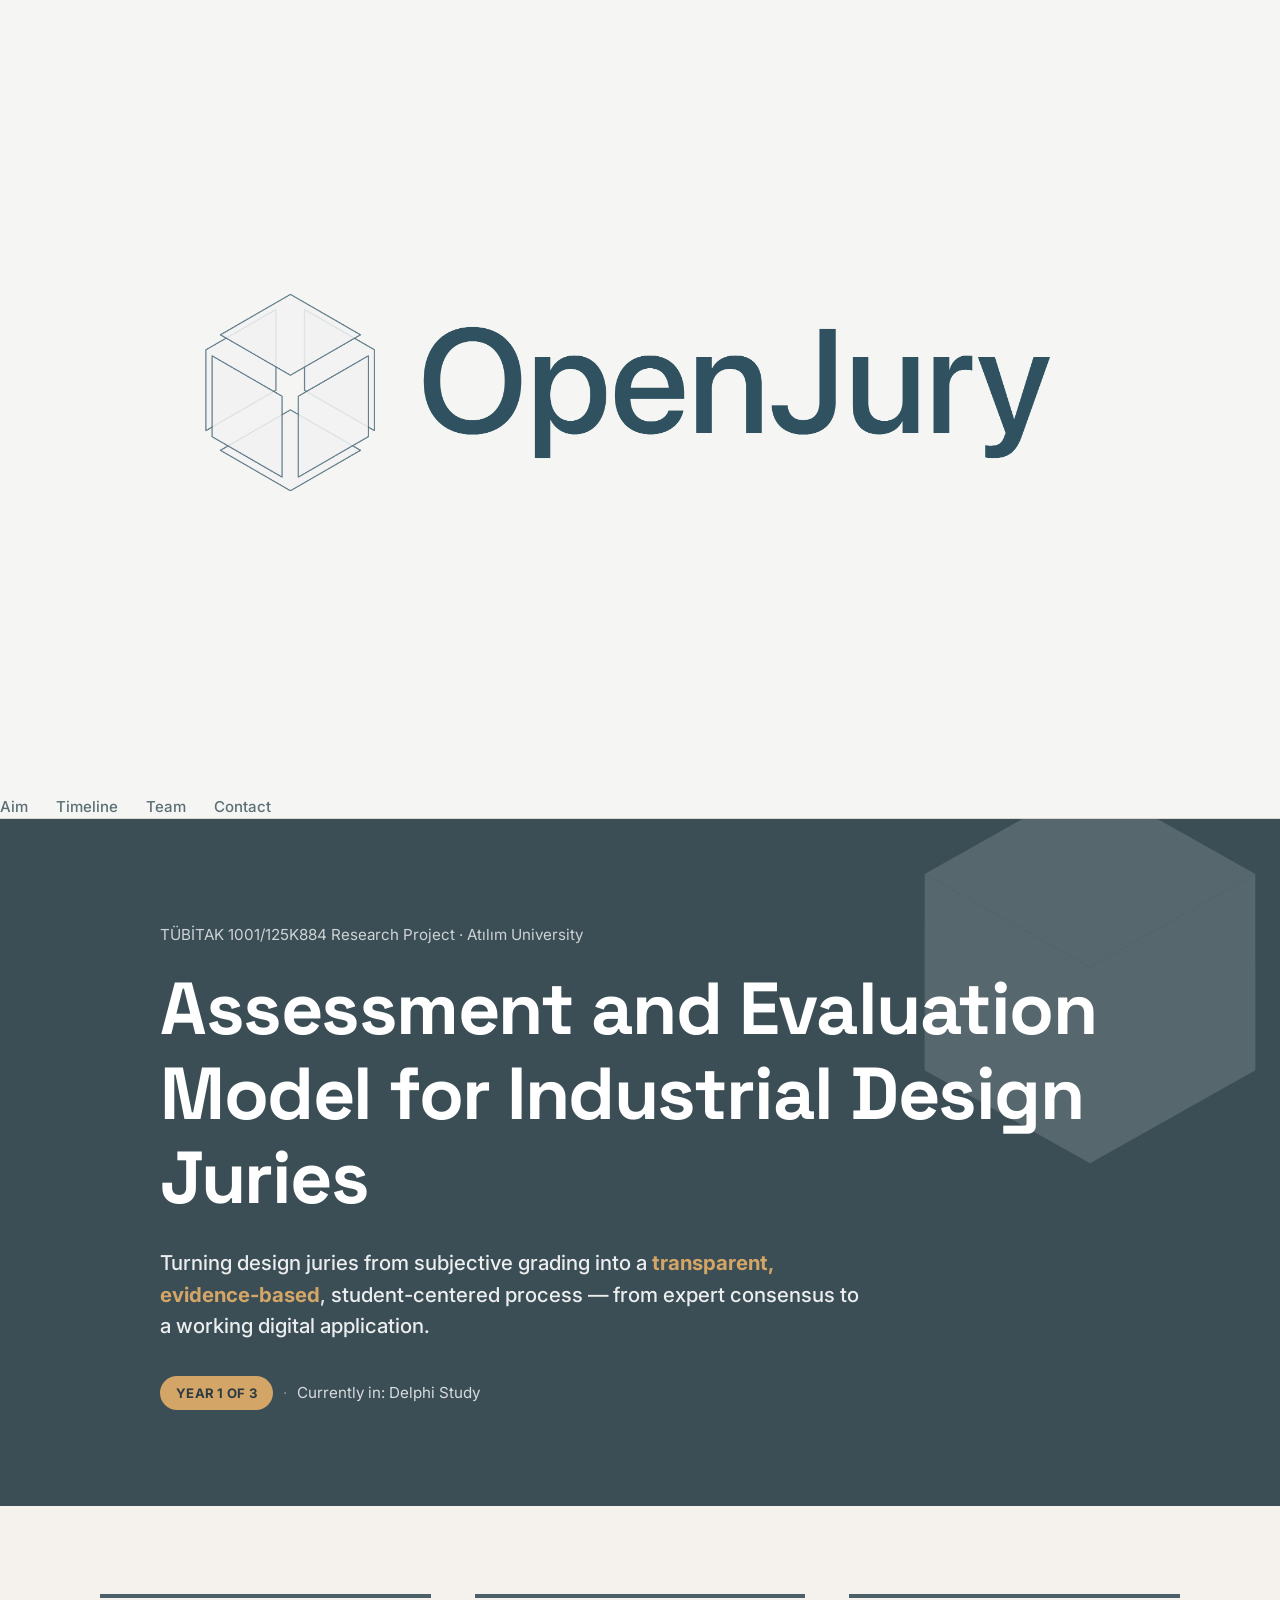
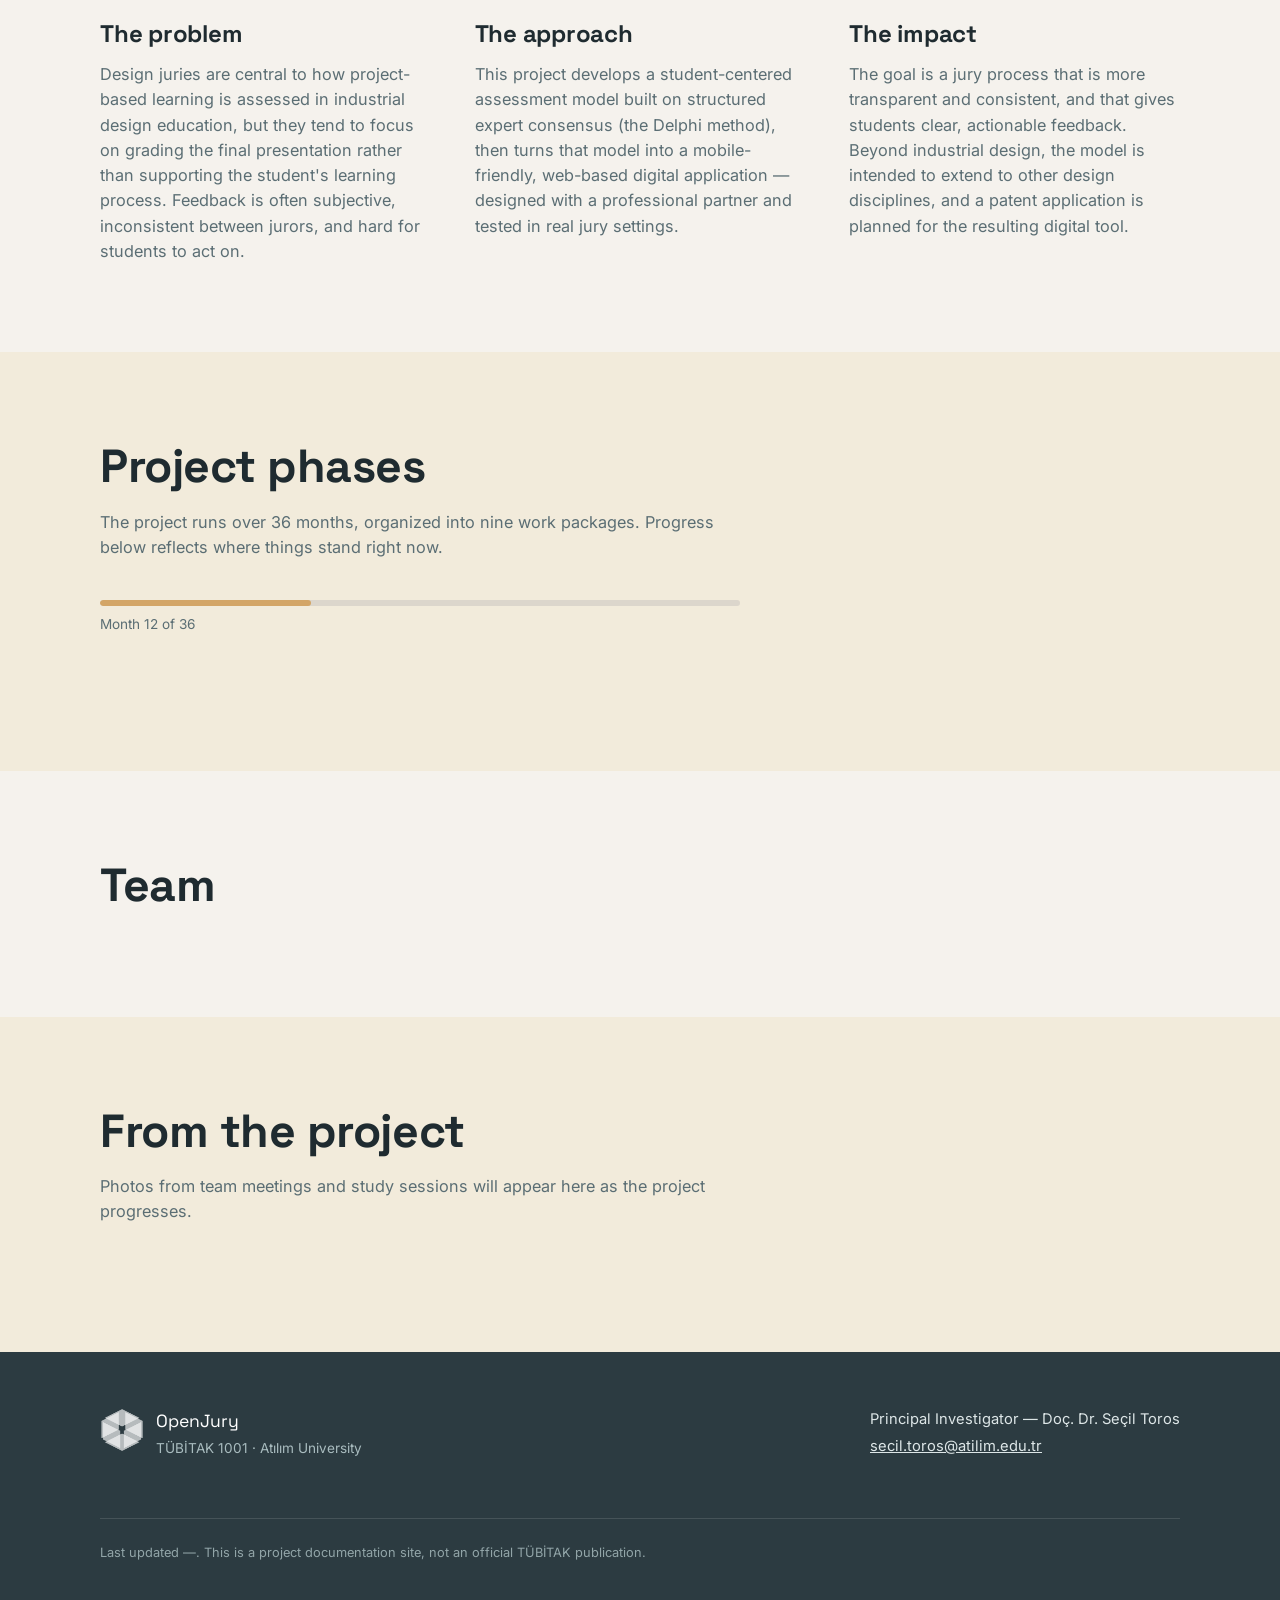
<file: index (1).html>
<!DOCTYPE html>
<html lang="en">
<head>
<meta charset="UTF-8">
<meta name="viewport" content="width=device-width, initial-scale=1.0">
<title>OpenJury — Assessment and Evaluation Model for Industrial Design Juries</title>
<meta name="description" content="A TÜBİTAK 1001 research project developing a transparent, evidence-based assessment model and digital application for industrial design juries.">
<link rel="icon" type="image/png" href="assets/favicon.png">
<link rel="preconnect" href="https://fonts.googleapis.com">
<link rel="preconnect" href="https://fonts.gstatic.com" crossorigin>
<link href="https://fonts.googleapis.com/css2?family=Space+Grotesk:wght@500;600;700&family=Inter:wght@400;500;600;700;800&display=swap" rel="stylesheet">
<link rel="stylesheet" href="styles.css">
</head>
<body>

<header class="nav">
  <a class="nav-brand" href="#top">
    <img src="assets/logo-full.png" alt="OpenJury" class="nav-logo">
  </a>
  <nav class="nav-links">
    <a href="#aim">Aim</a>
    <a href="#timeline">Timeline</a>
    <a href="#team">Team</a>
    <a href="#contact">Contact</a>
  </nav>
</header>

<main>

  <!-- ============ HERO ============ -->
  <section class="hero" id="top">
    <svg class="hero-motif" viewBox="0 0 600 600" aria-hidden="true">
      <polygon points="300,60 460,150 300,240 140,150" />
      <polygon points="140,150 140,340 300,430 300,240" />
      <polygon points="460,150 460,340 300,430 300,240" />
    </svg>
    <div class="hero-inner">
      <p class="eyebrow" id="hero-programme">TÜBİTAK 1001 Research Project · Atılım University</p>
      <h1 id="hero-title">Assessment and Evaluation Model for Industrial Design Juries</h1>
      <p class="tagline" id="hero-tagline"></p>
      <div class="hero-status">
        <span class="pill" id="hero-year">Year 1 of 3</span>
        <span class="hero-status-sep">·</span>
        <span id="hero-phase">Currently in: Delphi Study</span>
      </div>
    </div>
  </section>

  <!-- ============ AIM ============ -->
  <section class="section" id="aim">
    <div class="section-inner">
      <div class="aim-grid" id="aim-grid">
        <!-- filled by script.js from content.js -->
      </div>
    </div>
  </section>

  <!-- ============ TIMELINE ============ -->
  <section class="section section-alt" id="timeline">
    <div class="section-inner">
      <h2>Project phases</h2>
      <p class="section-lede">
        The project runs over 36 months, organized into nine work packages. Progress below reflects where things stand right now.
      </p>

      <div class="progress-track">
        <div class="progress-bar" id="progress-bar"></div>
      </div>
      <p class="progress-label" id="progress-label">Month 12 of 36</p>

      <ol class="phases" id="phases-list">
        <!-- filled by script.js from content.js -->
      </ol>
    </div>
  </section>

  <!-- ============ TEAM ============ -->
  <section class="section" id="team">
    <div class="section-inner">
      <h2>Team</h2>
      <div class="team-grid" id="team-grid">
        <!-- filled by script.js from content.js -->
      </div>
    </div>
  </section>

  <!-- ============ GALLERY ============ -->
  <section class="section section-alt" id="gallery">
    <div class="section-inner">
      <h2>From the project</h2>
      <p class="section-lede">Photos from team meetings and study sessions will appear here as the project progresses.</p>
      <div class="gallery-grid" id="gallery-grid">
        <!-- filled by script.js from content.js -->
      </div>
    </div>
  </section>

</main>

<footer id="contact">
  <div class="section-inner footer-inner">
    <div class="footer-brand">
      <img src="assets/mark.png" alt="" class="footer-mark">
      <div>
        <p class="footer-title">OpenJury</p>
        <p class="footer-sub" id="footer-programme">TÜBİTAK 1001 · Atılım University</p>
      </div>
    </div>
    <div class="footer-contact">
      <p id="footer-pi">Principal Investigator — Doç. Dr. Seçil Toros</p>
      <p><a id="footer-email" href="mailto:secil.toros@atilim.edu.tr">secil.toros@atilim.edu.tr</a></p>
    </div>
    <p class="footer-note" id="editing-note">Last updated <span id="footer-updated">—</span>. This is a project documentation site, not an official TÜBİTAK publication.</p>
  </div>
</footer>

<script src="content.js"></script>
<script src="script.js"></script>
</body>
</html>
</file>
<file: styles.css>
/* ==========================================================
   OpenJury — design tokens
   ========================================================== */
:root {
  --ink: #26343A;
  --ink-soft: #5B6E74;
  --heading: #1F2B30;
  --primary: #4A5F68;
  --primary-dark: #2C3B41;
  --primary-tint: #8FA3AA;
  --paper: #F5F2ED;
  --paper-alt: #F2EBDB;
  --card: #FFFFFF;
  --accent: #D3A567;
  --accent-deep: #8A6830;
  --accent-soft: #F3E2C4;
  --teal-soft: #DCE6E8;
  --line: #DCD6CC;
  --bold-blue: #3B4E56;

  --status-past: #2C5233;
  --status-active: #F2C230;
  --status-upcoming: #C1683D;

  --font-display: "Space Grotesk", "Segoe UI", sans-serif;
  --font-body: "Inter", -apple-system, BlinkMacSystemFont, "Segoe UI", sans-serif;

  --max-text: 640px;
  --max-wide: 1080px;
}

* { box-sizing: border-box; }

html {
  scroll-behavior: smooth;
}

@media (prefers-reduced-motion: reduce) {
  html { scroll-behavior: auto; }
  * { animation-duration: 0.01ms !important; transition-duration: 0.01ms !important; }
}

body {
  margin: 0;
  font-family: var(--font-body);
  color: var(--ink);
  background: var(--paper);
  line-height: 1.55;
  font-size: 1.04rem;
  -webkit-font-smoothing: antialiased;
}

h1, h2, h3 {
  font-family: var(--font-display);
  color: var(--heading);
  margin: 0;
  font-weight: 700;
  line-height: 1.15;
  letter-spacing: -0.01em;
}

.hero h1 {
  font-family: var(--font-display);
}

a {
  color: var(--primary);
}

a:focus-visible,
button:focus-visible {
  outline: 2px solid var(--accent);
  outline-offset: 3px;
}

p { margin: 0; }

ul, ol { margin: 0; padding: 0; list-style: none; }

img { max-width: 100%; display: block; }

/* ==========================================================
   Layout helpers
   ========================================================== */
.section {
  padding: 88px 24px;
}

.section-alt {
  background: var(--paper-alt);
}

.section-inner {
  max-width: var(--max-wide);
  margin: 0 auto;
}

.section h2 {
  font-size: clamp(2.1rem, 4vw, 2.9rem);
  max-width: var(--max-text);
  margin-bottom: 16px;
}

.section-lede {
  max-width: var(--max-text);
  color: var(--ink-soft);
  font-size: 1.02rem;
  margin-bottom: 40px;
}

.section-lede a {
  color: var(--primary);
}

/* ==========================================================
   Nav
   ========================================================== */
.nav {
  position: sticky;
  top: 0;
  z-index: 20;
  display: flex;
  align-items: center;
  justify-content: space-between;
  flex-wrap: wrap;
  row-gap: 10px;
  padding: 0px 24px 0px 0px;
  background: rgba(245, 247, 245, 0.92);
  backdrop-filter: blur(8px);
  border-bottom: 1px solid var(--line);
}

.nav-brand {
  display: flex;
  align-items: center;
  gap: 12px;
  text-decoration: none;
}

.nav-badge {
  width: 60px;
  height: 60px;
  flex-shrink: 0;
  display: block;
  overflow: hidden;
}

.nav-badge-icon {
  display: block;
  width: 100%;
  height: 100%;
  object-fit: cover;
}

.nav-wordmark {
  font-family: var(--font-display);
  font-weight: 700;
  font-size: 1.3rem;
  color: var(--heading);
}

.nav-links {
  display: flex;
  gap: 28px;
}

.nav-links a {
  color: var(--ink-soft);
  text-decoration: none;
  font-size: 0.94rem;
  font-weight: 500;
  transition: color 0.15s ease;
}

.nav-links a:hover {
  color: var(--primary-dark);
}

.nav-links a.active {
  color: var(--heading);
  font-weight: 800;
}

.lang-toggle {
  display: flex;
  border: 2px solid var(--heading);
  overflow: hidden;
}

.lang-btn {
  font-family: var(--font-body);
  font-size: 0.8rem;
  font-weight: 700;
  letter-spacing: 0.03em;
  color: var(--heading);
  background: var(--card);
  border: none;
  padding: 6px 12px;
  cursor: pointer;
  transition: background 0.15s ease, color 0.15s ease;
}

.lang-btn + .lang-btn {
  border-left: 2px solid var(--heading);
}

.lang-btn:hover {
  background: var(--paper-alt);
}

.lang-btn.active {
  background: var(--heading);
  color: var(--paper);
}

@media (max-width: 640px) {
  .nav-links { gap: 14px; width: 100%; justify-content: flex-start; }
  .nav-links a { font-size: 0.82rem; }
}

@media (max-width: 640px) {
  .section { padding: 56px 20px; }
  .hero { padding: 64px 20px 56px; }
}

/* ==========================================================
   Hero
   ========================================================== */
.hero {
  position: relative;
  padding: 104px 20px 96px;
  overflow: hidden;
  background: var(--bold-blue);
}

.hero-motif {
  position: absolute;
  top: -100px;
  right: -120px;
  width: 620px;
  height: 620px;
  object-fit: contain;
  filter: brightness(0) invert(1);
  opacity: 0.14;
  pointer-events: none;
}

.hero-inner {
  position: relative;
  max-width: 960px;
  margin: 0 auto;
  text-align: left;
}

.eyebrow {
  color: rgba(255, 255, 255, 0.75);
  font-size: 0.95rem;
  margin-bottom: 20px;
}

.hero h1 {
  font-size: clamp(2.8rem, 6vw, 4.6rem);
  letter-spacing: -0.02em;
  color: #FFFFFF;
  font-weight: 700;
}

.tagline {
  margin-top: 26px;
  font-size: 1.28rem;
  font-weight: 500;
  color: rgba(255, 255, 255, 0.9);
  max-width: 54ch;
}

.tagline em {
  font-style: normal;
  font-weight: 700;
  color: var(--accent);
}

.hero-status {
  margin-top: 34px;
  display: flex;
  align-items: center;
  gap: 10px;
  flex-wrap: wrap;
  font-size: 0.95rem;
  color: rgba(255, 255, 255, 0.8);
}

.pill {
  display: inline-block;
  padding: 7px 16px;
  border-radius: 999px;
  background: var(--accent);
  color: var(--primary-dark);
  font-size: 0.82rem;
  font-weight: 700;
  letter-spacing: 0.02em;
  text-transform: uppercase;
}

.hero-status-sep {
  color: rgba(255, 255, 255, 0.4);
}

/* ==========================================================
   Aim
   ========================================================== */
.aim-grid {
  display: grid;
  grid-template-columns: repeat(3, 1fr);
  gap: 44px;
  margin-top: 0;
}

.aim-block h3 {
  font-size: 1.5rem;
  font-weight: 800;
  margin-bottom: 14px;
  color: var(--heading);
}

.aim-block p {
  color: var(--ink-soft);
  font-size: 1.02rem;
}

.aim-block {
  border-top: 4px solid var(--primary);
  padding-top: 22px;
}

@media (max-width: 860px) {
  .aim-grid { grid-template-columns: 1fr; gap: 32px; }
}

/* ==========================================================
   Timeline
   ========================================================== */
.progress-track {
  max-width: var(--max-text);
  height: 6px;
  border-radius: 999px;
  background: var(--line);
  overflow: hidden;
  margin-top: 4px;
}

.progress-bar {
  height: 100%;
  background: var(--accent);
  border-radius: 999px;
  transition: width 0.4s ease;
}

.progress-label {
  margin-top: 8px;
  font-size: 0.85rem;
  color: var(--ink-soft);
  margin-bottom: 48px;
}

/* Each .timeline-row is `display: contents` — it doesn't render as a box
   itself, it just hands its two children (the updates cell and the phase)
   straight to this grid, so both share one row and move together. */
.timeline-grid {
  position: relative;
  display: grid;
  grid-template-columns: 280px 1fr;
  column-gap: 56px;
  row-gap: 44px;
  align-items: start;
}

.timeline-grid::before {
  content: "";
  position: absolute;
  left: 359px; /* 280px column + 56px gap + ~23px to the dot's center */
  top: 12px;
  bottom: 12px;
  width: 1px;
  background: var(--line);
}

.timeline-row {
  display: contents;
}

.timeline-updates-cell {
  display: flex;
  flex-direction: column;
  gap: 14px;
}

.update-card {
  background: var(--paper-alt);
  border: 2px solid var(--heading);
  border-radius: 0;
  padding: 16px 18px;
  box-shadow: 6px 6px 0 0 var(--primary);
}

.update-title {
  font-weight: 700;
  color: var(--heading);
  font-size: 0.98rem;
}

.update-subtitle {
  font-size: 0.8rem;
  color: var(--primary-dark);
  margin-top: 2px;
}

.update-body {
  font-size: 0.88rem;
  color: var(--primary-dark);
  margin-top: 8px;
}

@media (max-width: 900px) {
  .timeline-grid {
    grid-template-columns: 1fr;
    row-gap: 20px;
  }
  .timeline-grid::before {
    display: none;
  }
  /* Each phase still gets its own connecting line/dot on mobile —
     handled by .phase below — so we don't need the shared one here. */
}

.phase {
  display: grid;
  grid-template-columns: 48px 1fr;
  gap: 20px;
  position: relative;
}

.phase-marker {
  position: relative;
  display: flex;
  flex-direction: column;
  align-items: center;
}

.phase-dot {
  width: 14px;
  height: 14px;
  border-radius: 50%;
  border: 2px solid var(--primary-tint);
  background: var(--paper);
  z-index: 1;
}

.phase-done .phase-dot {
  background: var(--status-past);
  border-color: var(--status-past);
}

.phase-current .phase-dot {
  background: var(--status-active);
  border-color: var(--status-active);
  box-shadow: 0 0 0 4px rgba(242, 194, 48, 0.3);
}

.phase-upcoming .phase-dot {
  border-color: var(--status-upcoming);
}

.phase-num {
  margin-top: 8px;
  font-size: 0.72rem;
  color: var(--ink-soft);
  font-variant-numeric: tabular-nums;
}

/* "Sketch card" treatment: the card matches the section background rather
   than being filled in, a solid 2px outline, sharp corners, and a flat
   offset shadow (no blur) instead of a soft drop shadow. The shadow's
   color is what actually communicates status — dark green (done), yellow
   (in progress), coral (upcoming) — same language as the phase dots. */
.phase-content {
  background: var(--paper-alt);
  border: 2px solid var(--heading);
  border-radius: 0;
  padding: 22px 24px;
  box-shadow: 8px 8px 0 0 var(--line);
}

.phase-done .phase-content {
  box-shadow: 8px 8px 0 0 var(--status-past);
}

.phase-current .phase-content {
  box-shadow: 8px 8px 0 0 var(--status-active);
}

.phase-upcoming .phase-content {
  box-shadow: 8px 8px 0 0 var(--status-upcoming);
}

.phase-heading {
  display: flex;
  align-items: baseline;
  justify-content: space-between;
  gap: 12px;
  flex-wrap: wrap;
}

.phase-heading h3 {
  font-size: 1.3rem;
  font-weight: 800;
}

.phase-status-tag {
  font-size: 0.78rem;
  color: var(--ink-soft);
  white-space: nowrap;
}

.phase-done .phase-status-tag { color: var(--heading); }
.phase-current .phase-status-tag { color: var(--heading); font-weight: 700; }

/* Overrides so text stays readable against the tinted card backgrounds */
.phase-done .phase-months,
.phase-done .phase-body,
.phase-current .phase-months,
.phase-current .phase-body {
  color: var(--heading);
}

.phase-months {
  margin-top: 4px;
  font-size: 0.85rem;
  color: var(--ink-soft);
}

.phase-body {
  margin-top: 12px;
  color: var(--ink-soft);
  font-size: 0.96rem;
  max-width: 62ch;
}

/* ==========================================================
   Team
   ========================================================== */
.team-grid {
  display: flex;
  flex-direction: column;
  gap: 20px;
}

.team-row {
  display: flex;
  flex-wrap: wrap;
  justify-content: center;
  gap: 20px;
}

.team-card {
  background: var(--card);
  border: 2px solid var(--heading);
  border-radius: 0;
  padding: 20px 22px;
  flex: 0 1 240px;
  box-shadow: 6px 6px 0 0 var(--primary);
}

.team-photo {
  width: 100%;
  aspect-ratio: 1 / 1;
  object-fit: cover;
  object-position: center 25%;
  border: 2px solid var(--heading);
  border-radius: 0;
  margin-bottom: 16px;
}

.team-role {
  font-size: 0.8rem;
  color: var(--primary-dark);
  font-weight: 700;
  margin-bottom: 6px;
}

.team-name {
  font-family: var(--font-body);
  font-size: 1.15rem;
  font-weight: 700;
  color: var(--heading);
  margin-bottom: 6px;
}

.team-card a {
  font-size: 0.88rem;
  color: var(--primary-dark);
  text-decoration: none;
  word-break: break-word;
}

.team-card a:hover {
  color: var(--primary);
  text-decoration: underline;
}

@media (max-width: 860px) {
  .team-card { flex-basis: 45%; }
}
@media (max-width: 560px) {
  .team-card { flex-basis: 100%; }
}

/* ==========================================================
   Outputs
   ========================================================== */
.outputs-list {
  max-width: var(--max-text);
  display: flex;
  flex-direction: column;
  gap: 14px;
}

.outputs-list li {
  padding-left: 22px;
  position: relative;
  color: var(--ink-soft);
  font-size: 1rem;
}

.outputs-list li::before {
  content: "";
  position: absolute;
  left: 0;
  top: 9px;
  width: 8px;
  height: 8px;
  background: var(--primary);
}

/* ==========================================================
   Gallery
   ========================================================== */
#gallery-heading {
  margin-bottom: 24px;
}

.gallery-grid {
  display: grid;
  grid-template-columns: repeat(auto-fill, 156px);
  gap: 40px;
}

.gallery-item {
  margin: 0;
}

.gallery-item img {
  width: 156px;
  height: 156px;
  aspect-ratio: 1 / 1;
  object-fit: cover;
  display: block;
  border: 2px solid var(--heading);
  border-radius: 0;
  box-shadow: 4px 4px 0 0 var(--accent);
  cursor: pointer;
  transition: transform 0.1s ease;
}

.gallery-item img:hover {
  transform: translate(-2px, -2px);
  box-shadow: 6px 6px 0 0 var(--accent);
}

.gallery-item figcaption {
  margin-top: 8px;
  font-size: 0.78rem;
  color: var(--ink-soft);
}

.gallery-empty {
  color: var(--ink-soft);
  font-size: 0.95rem;
  border: 2px dashed var(--heading);
  border-radius: 0;
  padding: 32px;
  text-align: center;
}

/* ---------- Lightbox (click-to-preview popup) ---------- */
.lightbox {
  position: fixed;
  inset: 0;
  z-index: 50;
  display: flex;
  align-items: center;
  justify-content: center;
  padding: 40px;
  background: rgba(20, 24, 22, 0.88);
}

.lightbox[hidden] {
  display: none;
}

.lightbox-figure {
  margin: 0;
  max-width: min(900px, 92vw);
  max-height: 88vh;
  display: flex;
  flex-direction: column;
}

.lightbox-figure img {
  display: block;
  max-width: 100%;
  max-height: 76vh;
  width: auto;
  height: auto;
  object-fit: contain;
  border: 3px solid var(--paper);
  background: var(--ink);
}

.lightbox-figure figcaption {
  margin-top: 14px;
  color: var(--paper);
  font-size: 0.92rem;
  text-align: center;
}

.lightbox-close {
  position: absolute;
  top: 20px;
  right: 24px;
  width: 44px;
  height: 44px;
  font-size: 1.6rem;
  line-height: 1;
  color: var(--heading);
  background: var(--card);
  border: 2px solid var(--heading);
  cursor: pointer;
  box-shadow: 4px 4px 0 0 var(--accent);
}

.lightbox-close:hover {
  background: var(--paper);
}

/* ==========================================================
   Footer
   ========================================================== */
footer {
  background: var(--primary-dark);
  color: #DDE6E7;
  padding: 56px 24px 40px;
}

.footer-inner {
  display: flex;
  flex-wrap: wrap;
  gap: 32px;
  justify-content: space-between;
  align-items: flex-start;
}

.footer-brand {
  display: flex;
  align-items: flex-start;
  gap: 12px;
}

.footer-mark {
  width: 44px;
  height: 44px;
  filter: brightness(0) invert(1);
  opacity: 0.9;
}

.footer-title {
  font-family: var(--font-display);
  font-size: 1.1rem;
  color: #fff;
}

.footer-sub {
  font-size: 0.85rem;
  color: #A9BCBF;
  margin-top: 2px;
}

.footer-pi {
  font-size: 0.85rem;
  color: #DDE6E7;
  margin-top: 10px;
}

.footer-contact p {
  font-size: 0.92rem;
  margin-bottom: 4px;
}

.footer-contact a {
  color: #DDE6E7;
}

.footer-social {
  display: inline-flex;
  align-items: center;
  justify-content: center;
  width: 36px;
  height: 36px;
  margin-top: 10px;
  border: 2px solid #DDE6E7;
  color: #DDE6E7;
  transition: background 0.15s ease, color 0.15s ease;
}

.footer-social svg {
  width: 18px;
  height: 18px;
}

.footer-social:hover {
  background: #DDE6E7;
  color: var(--primary-dark);
}

.footer-note {
  width: 100%;
  margin-top: 24px;
  padding-top: 24px;
  border-top: 1px solid rgba(255,255,255,0.12);
  font-size: 0.8rem;
  color: #92A5A8;
}
</file>
